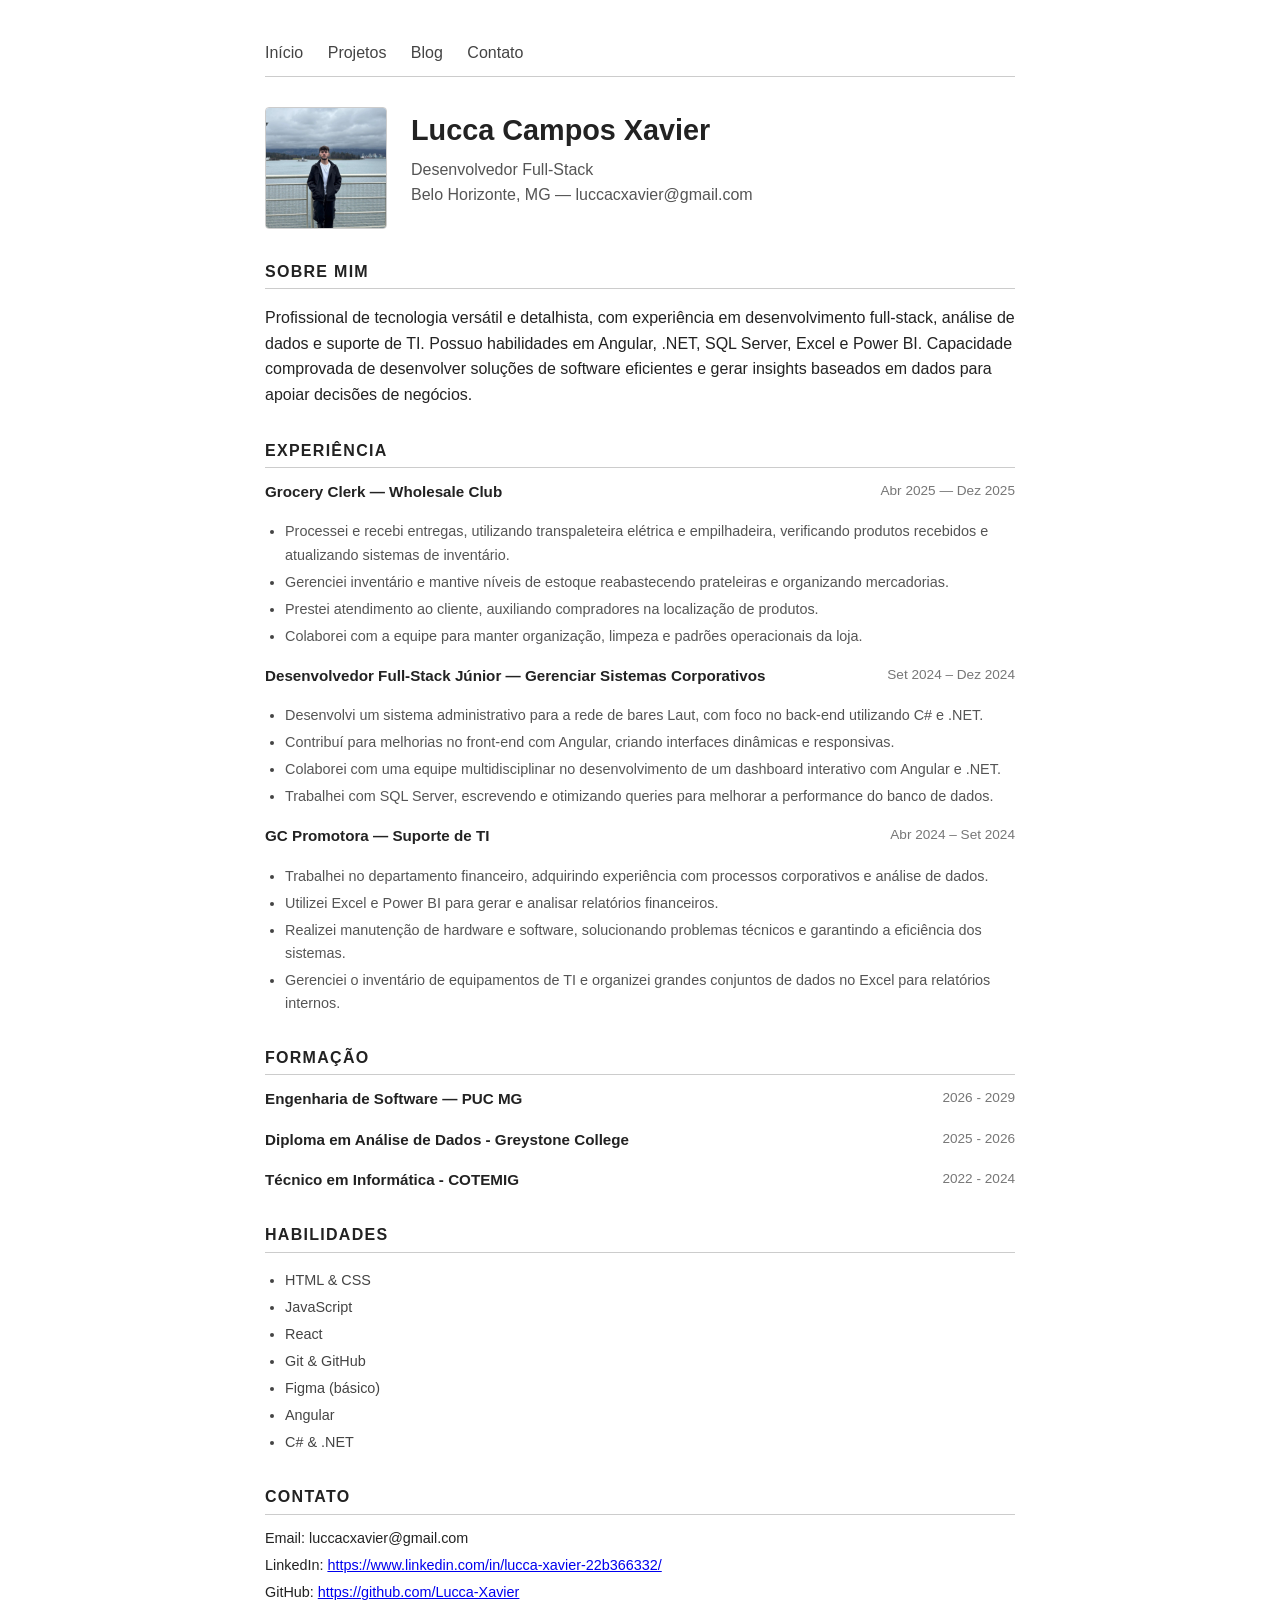
<file: public/index.html>
<!DOCTYPE html>
<html lang="pt-BR">
<head>
  <meta charset="UTF-8" />
  <meta name="viewport" content="width=device-width, initial-scale=1.0"/>
  <title>Currículo — Lucca Campos Xavier</title>
  <link rel="stylesheet" href="css/style.css">
</head>
<body>
 
  <nav>
    <a href="index.html">Início</a>
    <a href="projects.html">Projetos</a>
    <a href="blog.html">Blog</a>
    <a href="contact.html">Contato</a>
  </nav>
 
  <div class="header">
    <img src="assets/images/profile_pic.jpeg" alt="profile pic" />
    <div>
      <h1>Lucca Campos Xavier</h1>
      <p>Desenvolvedor Full-Stack</p>
      <p>Belo Horizonte, MG — luccacxavier@gmail.com</p>
    </div>
  </div>
 
  <h2>Sobre mim</h2>
  <p>Profissional de tecnologia versátil e detalhista, com experiência em desenvolvimento full-stack, análise de dados e suporte de TI. Possuo habilidades em Angular, .NET, SQL Server, Excel e Power BI. Capacidade comprovada de desenvolver soluções de software eficientes e gerar insights baseados em dados para apoiar decisões de negócios.</p>
 
  <h2>Experiência</h2>
 
  <div class="item">
    <div class="item-header">
      <strong>Grocery Clerk — Wholesale Club</strong>
      <span>Abr 2025 — Dez 2025</span>
    </div>
    <ul>
        <li><p>Processei e recebi entregas, utilizando transpaleteira elétrica e empilhadeira, verificando produtos recebidos e atualizando sistemas de inventário.</p></li>
        <li><p>Gerenciei inventário e mantive níveis de estoque reabastecendo prateleiras e organizando mercadorias.</p></li>
        <li><p>Prestei atendimento ao cliente, auxiliando compradores na localização de produtos.</p></li>
        <li><p>Colaborei com a equipe para manter organização, limpeza e padrões operacionais da loja.</p></li>
    </ul>
    </div>
 
  <div class="item">
    <div class="item-header">
      <strong>Desenvolvedor Full-Stack Júnior — Gerenciar Sistemas Corporativos</strong>
      <span>Set 2024 – Dez 2024</span>
    </div>
    <ul>
        <li><p>Desenvolvi um sistema administrativo para a rede de bares Laut, com foco no back-end utilizando C# e .NET.</p></li>
        <li><p>Contribuí para melhorias no front-end com Angular, criando interfaces dinâmicas e responsivas.</p></li>
        <li><p>Colaborei com uma equipe multidisciplinar no desenvolvimento de um dashboard interativo com Angular e .NET.</p></li>
        <li><p>Trabalhei com SQL Server, escrevendo e otimizando queries para melhorar a performance do banco de dados.</p></li>
    </ul>
  </div>

    <div class="item">
    <div class="item-header">
      <strong>GC Promotora — Suporte de TI</strong>
      <span>Abr 2024 – Set 2024</span>
    </div>
    <ul>
        <li><p>Trabalhei no departamento financeiro, adquirindo experiência com processos corporativos e análise de dados.</p></li>
        <li><p>Utilizei Excel e Power BI para gerar e analisar relatórios financeiros.</p></li>
        <li><p>Realizei manutenção de hardware e software, solucionando problemas técnicos e garantindo a eficiência dos sistemas.</p></li>
        <li><p>Gerenciei o inventário de equipamentos de TI e organizei grandes conjuntos de dados no Excel para relatórios internos.</p></li>
    </ul>
  </div>
 
  <h2>Formação</h2>
 
  <div class="item">
    <div class="item-header">
      <strong>Engenharia de Software — PUC MG</strong>
      <span>2026 - 2029</span>
    </div>
  </div>

  <div class="item">
    <div class="item-header">
      <strong>Diploma em Análise de Dados - Greystone College</strong>
      <span>2025 - 2026</span>
    </div>
  </div>
 
  <div class="item">
    <div class="item-header">
      <strong>Técnico em Informática - COTEMIG</strong>
      <span>2022 - 2024</span>
    </div>
  </div>
 
  <h2>Habilidades</h2>
  <ul>
    <li>HTML & CSS</li>
    <li>JavaScript</li>
    <li>React</li>
    <li>Git & GitHub</li>
    <li>Figma (básico)</li>
    <li>Angular</li>
    <li>C# & .NET</li>
  </ul>
 
  <h2>Contato</h2>
  <div class="contato">
    <p>Email: luccacxavier@gmail.com</p>
    <p>LinkedIn: <a href="https://www.linkedin.com/in/lucca-xavier-22b366332/">https://www.linkedin.com/in/lucca-xavier-22b366332/</a></p>
    <p>GitHub: <a href="https://github.com/Lucca-Xavier">https://github.com/Lucca-Xavier</a></p>
  </div>
 
</body>
</html>
</file>
<file: public/css/style.css>
body {
      font-family: Arial, sans-serif;
      max-width: 750px;
      margin: 40px auto;
      padding: 0 20px;
      color: #222;
      line-height: 1.6;
    }
 
    nav {
      margin-bottom: 30px;
      border-bottom: 1px solid #ccc;
      padding-bottom: 10px;
    }
 
    nav a {
      margin-right: 20px;
      text-decoration: none;
      color: #444;
    }
 
    nav a:hover { text-decoration: underline; }
 
    .header {
      display: flex;
      gap: 24px;
      align-items: flex-start;
      margin-bottom: 30px;
    }
 
    .header img {
      width: 120px;
      height: 120px;
      object-fit: cover;
      border-radius: 4px;
      border: 1px solid #ccc;
    }
 
    .header h1 { margin: 0 0 4px; font-size: 1.8rem; }
    .header p  { margin: 0; color: #555; }
 
    h2 {
      font-size: 1rem;
      text-transform: uppercase;
      letter-spacing: 0.08em;
      border-bottom: 1px solid #ccc;
      padding-bottom: 4px;
      margin-top: 30px;
      margin-bottom: 12px;
    }
 
    .item { margin-bottom: 16px; }
    .item-header { display: flex; justify-content: space-between; }
    .item-header strong { font-size: 0.95rem; }
    .item-header span { color: #777; font-size: 0.85rem; }
    .item p { margin: 2px 0 0; color: #555; font-size: 0.9rem; }
 
    ul { padding-left: 20px; color: #444; }
    ul li { margin-bottom: 4px; font-size: 0.9rem; }
 
    .contato p { margin: 4px 0; font-size: 0.9rem; }
</file>
